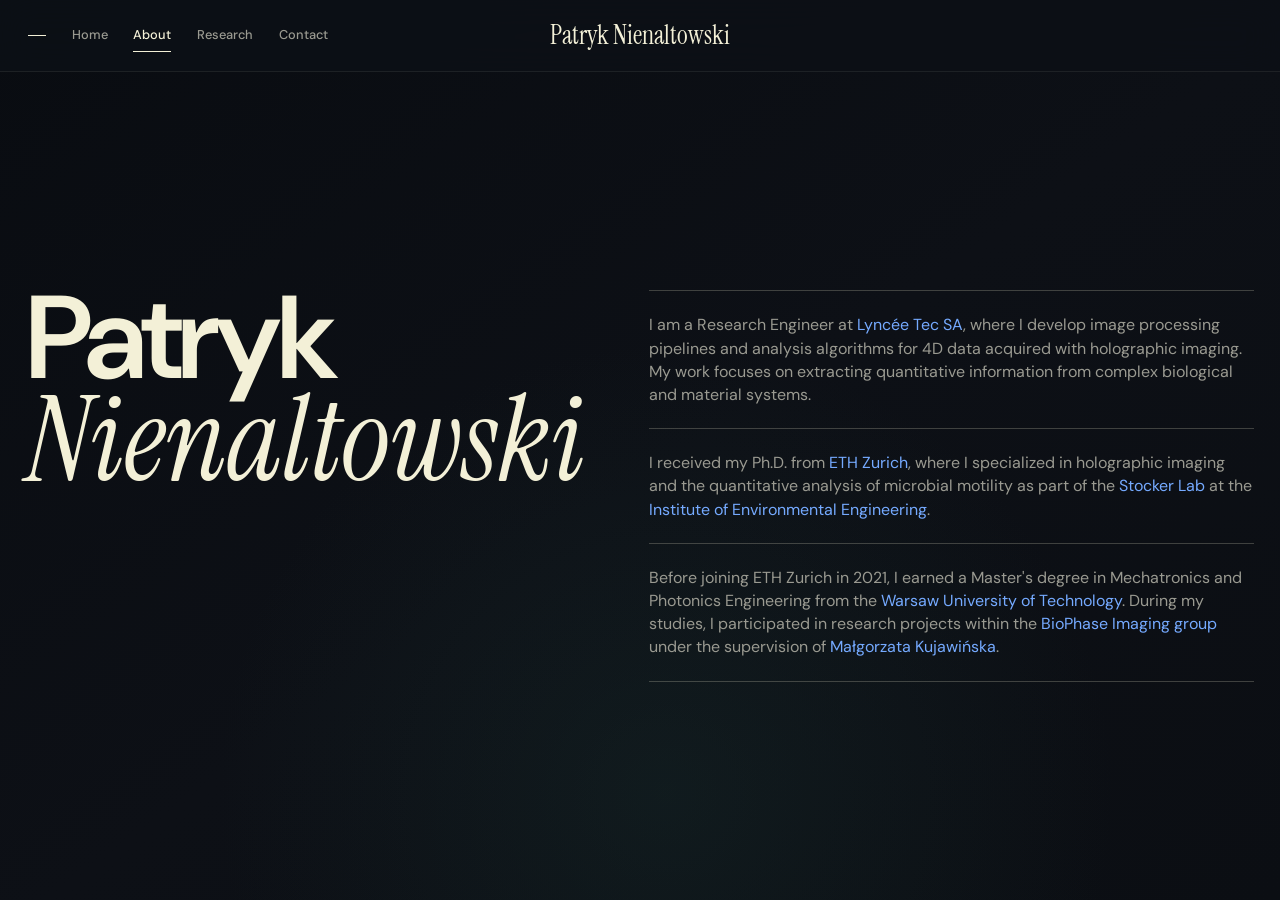
<file: about.html>
<!doctype html>
<html lang="en">
  <head>
    <meta charset="utf-8">
    <meta name="description" content="About Patryk Nienaltowski">
    <meta name="viewport" content="width=device-width, initial-scale=1">
    <meta name="google-site-verification" content="t_BAW3sTshgfBeOAuNlP1pk4_0JrsPW3adB_mP89894">
    <title>About | Patryk Nienaltowski</title>
    <link rel="icon" href="./images/icon-pn.png?v=20260702-1" type="image/png">
    <link rel="stylesheet" href="./styles.css?v=20260702-3">
  </head>
  <body>
    <header class="site-header">
      <a class="brand" href="./index.html" aria-label="Patryk Nienaltowski home">
        <span class="brand-mark">PN</span>
        <span>Patryk Nienaltowski</span>
      </a>
      <nav class="tabs" aria-label="Primary navigation">
        <a href="./index.html">Home</a>
        <a class="active" href="./about.html" aria-current="page">About</a>
        <a href="./research.html">Research</a>
        <a href="./contact.html">Contact</a>
      </nav>
    </header>

    <main>
      <section class="main-hero" aria-labelledby="page-title">
        <div class="hero-copy">
          <h1 id="page-title"><span>Patryk</span> <em>Nienaltowski</em></h1>
          <p>
            I am a Research Engineer at
            <a href="https://www.lynceetec.com?utm_source=chatgpt.com">Lyncée Tec SA</a>,
            where I develop image processing pipelines and analysis algorithms for 4D data acquired
            with holographic imaging. My work focuses on extracting quantitative
            information from complex biological and material systems.
          </p>
          <p>
            I received my Ph.D. from
            <a href="https://baug.ethz.ch/en/">ETH Zurich</a>, where I specialized in holographic imaging
            and the quantitative analysis of microbial motility as part of the
            <a href="https://stockerlab.ethz.ch/">Stocker Lab</a> at the
            <a href="https://ifu.ethz.ch/">Institute of Environmental Engineering</a>.
          </p>
          <p>
            Before joining ETH Zurich in 2021, I earned a Master's degree in Mechatronics and Photonics
            Engineering from the
            <a href="https://www.mchtr.pw.edu.pl/www_mchtr_eng/">Warsaw University of Technology</a>.
            During my studies, I participated in research projects within the
            <a href="https://biophase.pl/">BioPhase Imaging group</a> under the supervision of
            <a href="https://scholar.google.de/citations?user=_Ul-HYcAAAAJ&amp;hl=en/">Małgorzata Kujawińska</a>.
          </p>
        </div>
      </section>
    </main>
  </body>
</html>
</file>
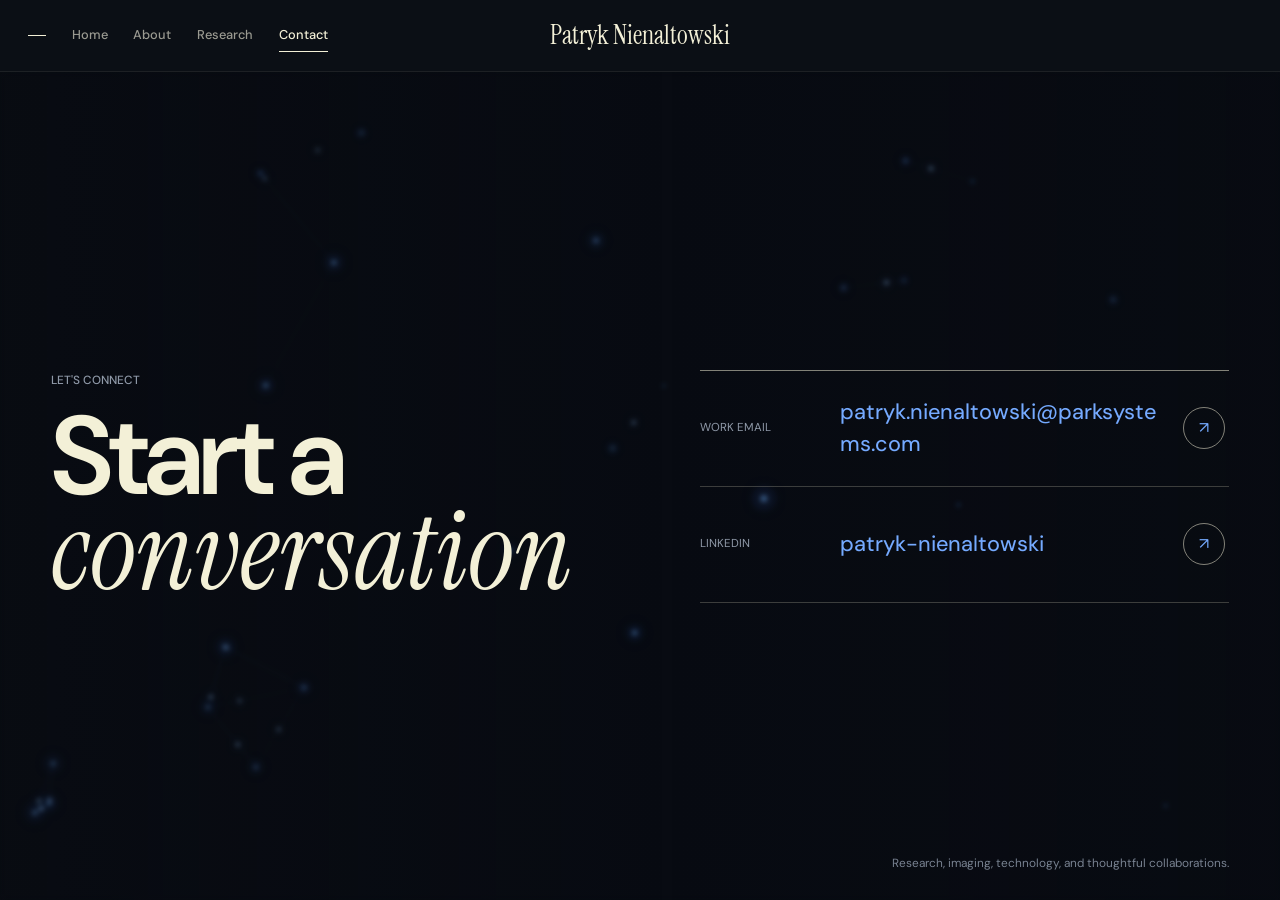
<file: contact.html>
<!doctype html>
<html lang="en">
  <head>
    <meta charset="utf-8">
    <meta name="description" content="Contact Patryk Nienaltowski.">
    <meta name="viewport" content="width=device-width, initial-scale=1">
    <title>Contact | Patryk Nienaltowski</title>
    <link rel="icon" href="./images/icon-pn.png?v=20260702-1" type="image/png">
    <link rel="stylesheet" href="./styles.css?v=20260702-3">
  </head>
  <body class="contact-body">
    <header class="site-header">
      <a class="brand" href="./index.html" aria-label="Patryk Nienaltowski home">
        <span class="brand-mark">PN</span>
        <span>Patryk Nienaltowski</span>
      </a>
      <nav class="tabs" aria-label="Primary navigation">
        <a href="./index.html">Home</a>
        <a href="./about.html">About</a>
        <a href="./research.html">Research</a>
        <a class="active" href="./contact.html" aria-current="page">Contact</a>
      </nav>
    </header>

    <main class="contact-network-main">
      <section class="contact-network" aria-labelledby="page-title">
        <canvas class="contact-canvas" data-contact-canvas aria-hidden="true"></canvas>
        <div class="contact-frost" aria-hidden="true"></div>

        <div class="contact-network-content">
          <div class="contact-heading">
            <p class="contact-kicker">Let's connect</p>
            <h1 id="page-title"><span>Start a</span> <em>conversation</em></h1>
          </div>

          <div class="contact-details">
            <a class="contact-channel" href="mailto:patryk.nienaltowski@parksystems.com">
              <span class="contact-channel-label">Work email</span>
              <strong>patryk.nienaltowski@parksystems.com</strong>
              <span class="contact-channel-arrow" aria-hidden="true">↗</span>
            </a>

            <a class="contact-channel" href="https://www.linkedin.com/in/patryk-nienaltowski/" target="_blank" rel="noreferrer">
              <span class="contact-channel-label">LinkedIn</span>
              <strong>patryk-nienaltowski</strong>
              <span class="contact-channel-arrow" aria-hidden="true">↗</span>
            </a>
          </div>
        </div>

        <p class="contact-caption">Research, imaging, technology, and thoughtful collaborations.</p>
      </section>
    </main>

    <script src="./script.js?v=20260702-2"></script>
  </body>
</html>
</file>
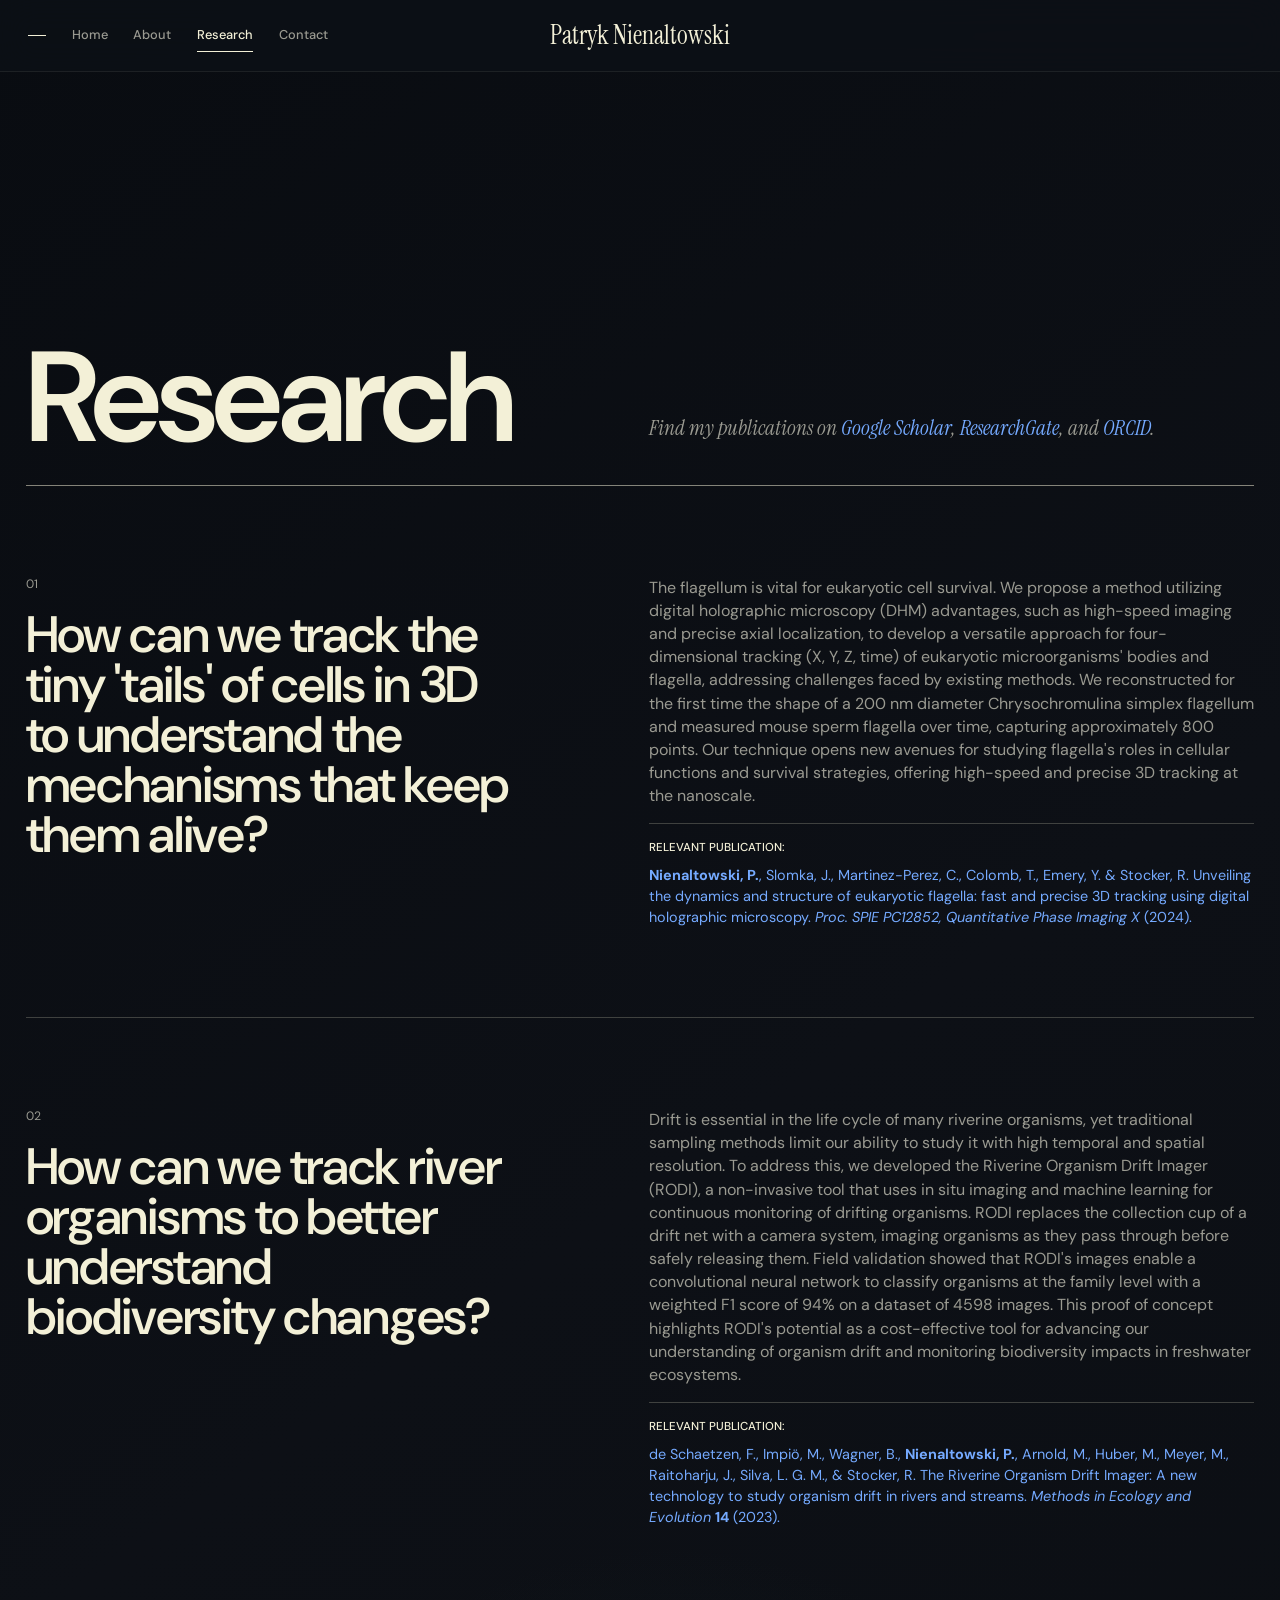
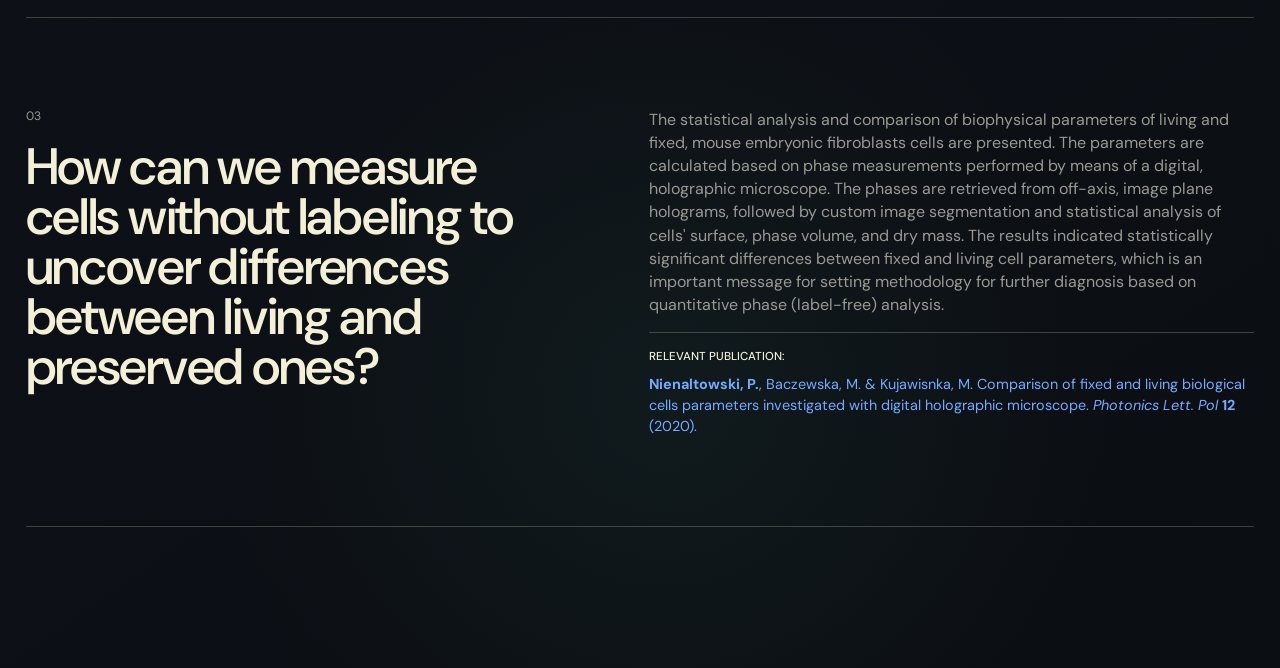
<file: research.html>
<!doctype html>
<html lang="en">
  <head>
    <meta charset="utf-8">
    <meta name="description" content="A summary of my current research and projects.">
    <meta name="viewport" content="width=device-width, initial-scale=1">
    <title>Research | Patryk Nienaltowski</title>
    <link rel="icon" href="./images/icon-pn.png?v=20260702-1" type="image/png">
    <link rel="stylesheet" href="./styles.css?v=20260702-3">
  </head>
  <body>
    <header class="site-header">
      <a class="brand" href="./index.html" aria-label="Patryk Nienaltowski home">
        <span class="brand-mark">PN</span>
        <span>Patryk Nienaltowski</span>
      </a>
      <nav class="tabs" aria-label="Primary navigation">
        <a href="./index.html">Home</a>
        <a href="./about.html">About</a>
        <a class="active" href="./research.html" aria-current="page">Research</a>
        <a href="./contact.html">Contact</a>
      </nav>
    </header>

    <main>
      <section class="page-intro research-intro" aria-labelledby="page-title">
        <h1 id="page-title">Research</h1>
        <p>
          <i>Find my publications on
            <a href="https://scholar.google.com/citations?user=8hOhRBsAAAAJ&amp;hl=en">Google Scholar</a>,
            <a href="https://www.researchgate.net/profile/Patryk-Nienaltowski">ResearchGate</a>,
            and <a href="https://orcid.org/0000-0003-2308-9450">ORCID</a>.
          </i>
        </p>
      </section>

      <section class="research-list" aria-label="Research projects">
        <article class="research-card">
          <div>
            <h2>How can we track the tiny 'tails' of cells in 3D to understand the mechanisms that keep them alive?</h2>
            <p>
              The flagellum is vital for eukaryotic cell survival. We propose a method utilizing digital holographic microscopy
              (DHM) advantages, such as high-speed imaging and precise axial localization, to develop a versatile approach for
              four-dimensional tracking (X, Y, Z, time) of eukaryotic microorganisms' bodies and flagella, addressing challenges
              faced by existing methods. We reconstructed for the first time the shape of a 200 nm diameter Chrysochromulina simplex
              flagellum and measured mouse sperm flagella over time, capturing approximately 800 points. Our technique opens new
              avenues for studying flagella's roles in cellular functions and survival strategies, offering high-speed and precise
              3D tracking at the nanoscale.
            </p>
            <p class="publication">
              <span>Relevant publication:</span>
              <a href="https://doi.org/10.1117/12.3001870"><b>Nienaltowski, P.</b>, Slomka, J., Martinez-Perez, C., Colomb, T., Emery, Y. &amp; Stocker, R. Unveiling the dynamics and structure of eukaryotic flagella: fast and precise 3D tracking using digital holographic microscopy. <i>Proc. SPIE PC12852, Quantitative Phase Imaging X</i> (2024).</a>
            </p>
          </div>
        </article>

        <article class="research-card">
          <div>
            <h2>How can we track river organisms to better understand biodiversity changes?</h2>
            <p>
              Drift is essential in the life cycle of many riverine organisms, yet traditional sampling methods limit our ability
              to study it with high temporal and spatial resolution. To address this, we developed the Riverine Organism Drift
              Imager (RODI), a non-invasive tool that uses in situ imaging and machine learning for continuous monitoring of drifting
              organisms. RODI replaces the collection cup of a drift net with a camera system, imaging organisms as they pass through
              before safely releasing them. Field validation showed that RODI's images enable a convolutional neural network to
              classify organisms at the family level with a weighted F1 score of 94% on a dataset of 4598 images. This proof of
              concept highlights RODI's potential as a cost-effective tool for advancing our understanding of organism drift and
              monitoring biodiversity impacts in freshwater ecosystems.
            </p>
            <p class="publication">
              <span>Relevant publication:</span>
              <a href="https://besjournals.onlinelibrary.wiley.com/doi/full/10.1111/2041-210X.14130">de Schaetzen, F., Impiö, M., Wagner, B., <b>Nienaltowski, P.</b>, Arnold, M., Huber, M., Meyer, M., Raitoharju, J., Silva, L. G. M., &amp; Stocker, R. The Riverine Organism Drift Imager: A new technology to study organism drift in rivers and streams. <i>Methods in Ecology and Evolution</i> <b>14</b> (2023).</a>
            </p>
          </div>
        </article>

        <article class="research-card">
          <div>
            <h2>How can we measure cells without labeling to uncover differences between living and preserved ones?</h2>
            <p>
              The statistical analysis and comparison of biophysical parameters of living and fixed, mouse embryonic fibroblasts
              cells are presented. The parameters are calculated based on phase measurements performed by means of a digital,
              holographic microscope. The phases are retrieved from off-axis, image plane holograms, followed by custom image
              segmentation and statistical analysis of cells' surface, phase volume, and dry mass. The results indicated statistically
              significant differences between fixed and living cell parameters, which is an important message for setting methodology
              for further diagnosis based on quantitative phase (label-free) analysis.
            </p>
            <p class="publication">
              <span>Relevant publication:</span>
              <a href="http://photonics.pl/PLP/index.php/letters/article/view/12-5"><b>Nienaltowski, P.</b>, Baczewska, M. &amp; Kujawisnka, M. Comparison of fixed and living biological cells parameters investigated with digital holographic microscope. <i>Photonics Lett. Pol</i> <b>12</b> (2020).</a>
            </p>
          </div>
        </article>
      </section>
    </main>
  </body>
</html>
</file>
<file: styles.css>
@import url("https://fonts.googleapis.com/css2?family=DM+Sans:ital,opsz,wght@0,9..40,300..700;1,9..40,300..700&family=Instrument+Serif:ital@0;1&display=swap");

:root {
  color-scheme: dark;
  --bg: #0d1016;
  --bg-deep: #090c11;
  --cream: #f3f0d7;
  --muted: #9a9a91;
  --soft: #c1bfae;
  --blue: #75aaff;
  --line: rgba(243, 240, 215, 0.22);
  --line-strong: rgba(243, 240, 215, 0.52);
  --sans: "DM Sans", "Helvetica Neue", Arial, sans-serif;
  --serif: "Instrument Serif", "Times New Roman", serif;
}

* {
  box-sizing: border-box;
}

html {
  scroll-behavior: smooth;
}

body {
  min-height: 100vh;
  margin: 0;
  overflow-x: hidden;
  background:
    radial-gradient(circle at 52% 88%, rgba(28, 57, 54, 0.28), transparent 28rem),
    linear-gradient(145deg, var(--bg-deep), var(--bg) 52%, #0b0e13);
  color: var(--cream);
  font-family: var(--sans);
  font-size: 16px;
  line-height: 1.45;
}

::selection {
  background: var(--cream);
  color: var(--bg);
}

a {
  color: inherit;
  background: transparent;
  text-decoration: none;
}

a:focus-visible,
button:focus-visible,
input:focus-visible,
textarea:focus-visible {
  outline: 1px solid var(--cream);
  outline-offset: 4px;
}

img {
  display: block;
  max-width: 100%;
}

.site-header {
  position: sticky;
  top: 0;
  z-index: 20;
  display: grid;
  grid-template-columns: 1fr auto 1fr;
  align-items: center;
  min-height: 72px;
  padding: 0 clamp(18px, 2.2vw, 34px);
  background: rgba(13, 16, 22, 0.82);
  border-bottom: 1px solid rgba(243, 240, 215, 0.08);
  backdrop-filter: blur(18px);
}

.brand {
  grid-column: 2;
  display: inline-flex;
  align-items: baseline;
  gap: 0;
  color: var(--cream);
  font-family: var(--serif);
  font-size: clamp(1.45rem, 2vw, 2rem);
  font-weight: 400;
  line-height: 1;
}

.brand-mark {
  display: none;
}

.tabs {
  grid-column: 1;
  grid-row: 1;
  display: flex;
  align-items: center;
  gap: clamp(16px, 2vw, 30px);
  justify-self: start;
}

.tabs::before {
  width: 18px;
  height: 1px;
  content: "";
  background: var(--cream);
}

.tabs a {
  position: relative;
  color: var(--muted);
  font-size: 0.8rem;
  font-weight: 500;
}

.tabs a:hover,
.tabs a:focus-visible,
.tabs a.active {
  color: var(--cream);
}

.tabs a.active::after {
  position: absolute;
  right: 0;
  bottom: -7px;
  left: 0;
  height: 1px;
  content: "";
  background: var(--cream);
}

main {
  width: min(1500px, calc(100% - clamp(36px, 4vw, 68px)));
  margin: 0 auto;
}

.main-hero {
  position: relative;
  display: grid;
  min-height: calc(100svh - 72px);
  align-items: center;
  padding: clamp(52px, 8vh, 100px) 0;
  isolation: isolate;
}

.hero-copy {
  position: relative;
  z-index: 2;
  display: grid;
  grid-template-columns: minmax(380px, 0.9fr) minmax(420px, 1.1fr);
  column-gap: clamp(64px, 10vw, 180px);
  align-items: start;
}

.hero-copy h1 {
  grid-column: 1;
  grid-row: 1 / span 4;
}

.hero-copy p {
  grid-column: 2;
  max-width: 670px;
  margin: 0;
  padding: 22px 0;
  color: var(--muted);
  border-top: 1px solid var(--line);
  font-size: clamp(1rem, 1.25vw, 1.22rem);
  text-align: left;
}

.hero-copy p:last-child {
  border-bottom: 1px solid var(--line);
}

.hero-copy p a,
.page-intro p a,
.publication a {
  color: var(--blue);
  transition: opacity 160ms ease;
}

.hero-copy p a:hover,
.page-intro p a:hover,
.publication a:hover {
  opacity: 0.62;
}

h1,
h2,
p,
figure {
  margin-top: 0;
}

h1 {
  margin: 0;
  font-family: var(--sans);
  font-size: clamp(5rem, 9.2vw, 10rem);
  font-weight: 600;
  line-height: 0.82;
  letter-spacing: -0.035em;
}

h1 span,
h1 em {
  display: block;
}

h1 em {
  font-family: var(--serif);
  font-weight: 400;
  line-height: 0.9;
  letter-spacing: 0;
}

.profile-frame {
  position: absolute;
  z-index: 0;
  bottom: -9%;
  left: 36%;
  width: min(36vw, 520px);
  margin: 0;
  opacity: 0.36;
  pointer-events: none;
  transform: translateX(-50%);
}

.profile-frame::before {
  display: none;
}

.profile-frame img {
  width: 100%;
  aspect-ratio: 3 / 4;
  object-fit: cover;
  filter: grayscale(0.65) contrast(0.92) brightness(0.72);
  mix-blend-mode: luminosity;
  -webkit-mask-image: radial-gradient(ellipse at center, #000 34%, rgba(0, 0, 0, 0.82) 52%, rgba(0, 0, 0, 0.28) 70%, transparent 88%);
  mask-image: radial-gradient(ellipse at center, #000 34%, rgba(0, 0, 0, 0.82) 52%, rgba(0, 0, 0, 0.28) 70%, transparent 88%);
}

.page-intro {
  display: grid;
  grid-template-columns: 0.9fr 1.1fr;
  gap: clamp(64px, 10vw, 180px);
  align-items: end;
  min-height: 46svh;
  padding: clamp(70px, 10vw, 150px) 0 34px;
  border-bottom: 1px solid var(--line-strong);
}

.page-intro h1 {
  max-width: none;
  font-size: clamp(5rem, 10vw, 10rem);
}

.page-intro p:not(.eyebrow) {
  max-width: 650px;
  margin: 0 0 8px;
  color: var(--muted);
  font-size: clamp(1rem, 1.25vw, 1.2rem);
}

.research-intro {
  padding-bottom: 34px;
}

.research-intro p i {
  font-family: var(--serif);
  font-size: 1.3em;
  font-weight: 400;
}

.research-list {
  display: grid;
  padding-bottom: clamp(80px, 11vw, 170px);
  counter-reset: research;
}

.research-card {
  position: relative;
  padding: clamp(48px, 7vw, 100px) 0;
  border-bottom: 1px solid var(--line);
  counter-increment: research;
}

.research-card::before {
  position: absolute;
  top: clamp(52px, 7vw, 104px);
  left: 0;
  content: "0" counter(research);
  color: var(--muted);
  font-size: 0.76rem;
}

.research-card:nth-child(2) {
  background: transparent;
}

.research-card > div {
  display: grid;
  grid-template-columns: 0.9fr 1.1fr;
  gap: clamp(64px, 10vw, 180px);
}

h2 {
  grid-column: 1;
  max-width: 570px;
  margin: 34px 0 0;
  color: var(--cream);
  font-family: var(--sans);
  font-size: clamp(2.1rem, 4vw, 4.4rem);
  font-weight: 550;
  line-height: 0.98;
  letter-spacing: -0.025em;
}

.research-card p {
  grid-column: 2;
  margin: 0;
  color: var(--muted);
  font-size: clamp(1rem, 1.15vw, 1.16rem);
}

.publication {
  margin-top: 28px !important;
  padding-top: 22px;
  border-top: 1px solid var(--line);
  font-size: 0.9rem !important;
}

.publication span {
  display: block;
  margin-bottom: 8px;
  color: var(--cream);
  font-size: 0.72rem;
  font-weight: 500;
  text-transform: uppercase;
}

.contact-page {
  position: relative;
  display: grid;
  min-height: calc(100svh - 72px);
  align-items: center;
  padding: clamp(64px, 9vw, 130px) 0;
}

.contact-shell {
  display: grid;
  grid-template-columns: 0.9fr 1.1fr;
  gap: clamp(64px, 10vw, 180px);
  width: 100%;
}

.contact-shell::before,
.contact-visual {
  display: none;
}

.contact-intro {
  display: block;
  min-height: 0;
  padding: 0;
  border: 0;
  text-align: left;
}

.contact-intro h1 {
  margin: 0;
  font-size: clamp(5rem, 9vw, 9.5rem);
}

.contact-intro p {
  max-width: 420px;
  margin: 32px 0 0;
  color: var(--muted);
  font-size: 1rem;
}

.contact-form {
  display: grid;
  align-self: center;
  gap: 0;
  padding: 0;
  background: transparent;
  border: 0;
  border-top: 1px solid var(--line-strong);
  border-radius: 0;
  box-shadow: none;
}

.contact-form label {
  display: grid;
  grid-template-columns: 120px 1fr;
  gap: 18px;
  align-items: start;
  padding: 22px 0;
  border-bottom: 1px solid var(--line);
}

.contact-form span {
  padding-top: 12px;
  color: var(--muted);
  font-size: 0.72rem;
  font-weight: 500;
  text-transform: uppercase;
}

.contact-form input,
.contact-form textarea {
  width: 100%;
  min-height: 44px;
  padding: 8px 0;
  color: var(--cream);
  background: transparent;
  border: 0;
  border-radius: 0;
  font: inherit;
}

.contact-form textarea {
  min-height: 150px;
  resize: vertical;
}

.contact-form input:focus,
.contact-form textarea:focus {
  outline: 0;
}

.contact-form button {
  justify-self: end;
  width: 116px;
  height: 116px;
  margin-top: 26px;
  padding: 0;
  color: var(--cream);
  background: transparent;
  border: 1px solid var(--line-strong);
  border-radius: 50%;
  cursor: pointer;
  font: inherit;
  font-size: 0.82rem;
  transition: color 180ms ease, background 180ms ease;
}

.contact-form button:hover {
  color: var(--bg);
  background: var(--cream);
}

@media (max-width: 900px) {
  .site-header {
    grid-template-columns: 1fr auto;
  }

  .brand {
    grid-column: 2;
  }

  .tabs {
    grid-column: 1;
    gap: 14px;
  }

  .hero-copy,
  .page-intro,
  .research-card > div,
  .contact-shell {
    grid-template-columns: 1fr;
    gap: 36px;
  }

  .hero-copy h1,
  .hero-copy p,
  .research-card p,
  h2 {
    grid-column: 1;
  }

  .hero-copy h1 {
    grid-row: auto;
    margin-bottom: 30px;
  }

  .profile-frame {
    left: 70%;
    width: min(58vw, 460px);
    opacity: 0.24;
  }

  .page-intro {
    align-items: start;
    min-height: 0;
  }

  .research-card > div {
    padding-left: 38px;
  }

  h2 {
    margin-top: 0;
  }

  .contact-form {
    margin-top: 10px;
  }
}

@media (max-width: 580px) {
  .site-header {
    position: relative;
    min-height: auto;
    padding: 18px;
  }

  .brand {
    grid-row: 1;
    font-size: 1.35rem;
  }

  .tabs {
    grid-row: 2;
    grid-column: 1 / -1;
    margin-top: 18px;
  }

  .tabs::before {
    display: none;
  }

  main {
    width: calc(100% - 36px);
  }

  .main-hero {
    min-height: auto;
    padding: 56px 0 88px;
  }

  h1 {
    font-size: clamp(4rem, 20vw, 6rem);
  }

  .hero-copy p {
    padding: 18px 0;
    font-size: 0.98rem;
  }

  .profile-frame {
    right: -35%;
    bottom: 4%;
    left: auto;
    width: 92vw;
    transform: none;
  }

  .page-intro {
    padding: 66px 0 26px;
  }

  .page-intro h1,
  .contact-intro h1 {
    font-size: clamp(4rem, 20vw, 6rem);
  }

  .research-card {
    padding: 44px 0;
  }

  .research-card::before {
    top: 48px;
  }

  .research-card > div {
    gap: 24px;
  }

  h2 {
    font-size: clamp(2rem, 10vw, 3rem);
  }

  .contact-page {
    padding: 64px 0 90px;
  }

  .contact-form label {
    grid-template-columns: 1fr;
    gap: 6px;
  }

  .contact-form span {
    padding-top: 0;
  }

  .contact-form button {
    width: 100px;
    height: 100px;
  }
}

@media (prefers-reduced-motion: reduce) {
  *,
  *::before,
  *::after {
    scroll-behavior: auto !important;
    transition-duration: 0.01ms !important;
  }
}


/* Landing page */
.landing-body {
  background: #090c12;
}

.landing-main {
  width: 100%;
  margin: 0;
}

.landing-stage {
  position: relative;
  display: grid;
  min-height: calc(100svh - 72px);
  align-items: end;
  overflow: hidden;
  padding: clamp(42px, 7vw, 96px) clamp(18px, 4vw, 68px);
  isolation: isolate;
}

.cell-canvas,
.frost-layer {
  position: absolute;
  inset: 0;
  width: 100%;
  height: 100%;
}

.cell-canvas {
  z-index: -3;
  background: #090c12;
}

.frost-layer {
  z-index: -2;
  background:
    linear-gradient(90deg, rgba(9, 12, 18, 0.16), rgba(13, 17, 25, 0.34)),
    rgba(12, 16, 24, 0.14);
  backdrop-filter: blur(4px) saturate(0.86);
}

.landing-stage::before {
  position: absolute;
  inset: 0;
  z-index: -1;
  content: "";
  background: linear-gradient(to top, rgba(9, 12, 18, 0.82), transparent 58%);
  pointer-events: none;
}

.landing-copy {
  width: min(1220px, 100%);
}

.landing-kicker {
  margin: 0 0 24px;
  color: #8f99a8;
  font-size: 0.74rem;
  font-weight: 500;
  text-transform: uppercase;
}

.landing-copy h1 {
  max-width: 1180px;
  font-size: clamp(4.4rem, 8.7vw, 9.6rem);
}

.landing-copy h1 > span {
  display: block;
}

.landing-line {
  height: 1.82em;
  color: var(--cream);
}

.landing-prefix {
  display: inline;
}

.landing-line em {
  display: inline;
  text-wrap: balance;
  color: var(--blue);
  transition: opacity 220ms ease, transform 220ms ease, filter 220ms ease;
}

.landing-line em.is-changing {
  opacity: 0;
  filter: blur(5px);
  transform: translateY(0.12em);
}

.landing-link {
  display: inline-flex;
  align-items: center;
  gap: 16px;
  margin-top: clamp(34px, 5vw, 62px);
  color: var(--blue);
  font-size: 0.85rem;
}

.landing-link > span:last-child {
  display: grid;
  width: 42px;
  height: 42px;
  place-items: center;
  border: 1px solid var(--line-strong);
  border-radius: 50%;
  transition: color 160ms ease, background 160ms ease;
}

.landing-link:hover > span:last-child {
  color: var(--bg);
  background: var(--cream);
}

.landing-note {
  position: absolute;
  right: clamp(18px, 4vw, 68px);
  bottom: clamp(42px, 7vw, 96px);
  width: min(240px, 26vw);
  margin: 0;
  color: #8f99a8;
  font-size: 0.78rem;
  text-align: right;
}

@media (max-width: 900px) {
  .landing-copy h1 {
    font-size: clamp(4rem, 13vw, 7rem);
  }

  .landing-line {
    height: 3.7em;
  }

  .landing-note {
    display: none;
  }
}

@media (max-width: 580px) {
  .landing-stage {
    min-height: calc(100svh - 116px);
    align-items: center;
    padding: 54px 18px 74px;
  }

  .landing-kicker {
    margin-bottom: 18px;
  }

  .landing-copy h1 {
    font-size: clamp(3.5rem, 17vw, 5.2rem);
    line-height: 0.88;
  }

  .landing-line {
    height: 4.5em;
    margin-top: 0.08em;
  }


  .landing-link {
    margin-top: 30px;
  }
}


/* Contact network page */
.contact-body {
  background: #090c12;
}

.contact-network-main {
  width: 100%;
  margin: 0;
}

.contact-network {
  position: relative;
  display: grid;
  min-height: calc(100svh - 72px);
  align-items: center;
  overflow: hidden;
  padding: clamp(54px, 8vw, 110px) clamp(18px, 4vw, 68px);
  isolation: isolate;
}

.contact-canvas,
.contact-frost {
  position: absolute;
  inset: 0;
  width: 100%;
  height: 100%;
}

.contact-canvas {
  z-index: -3;
  background: #090c12;
}

.contact-frost {
  z-index: -2;
  background: rgba(9, 12, 18, 0.28);
  backdrop-filter: blur(2.5px);
}

.contact-network::before {
  position: absolute;
  inset: 0;
  z-index: -1;
  content: "";
  background: linear-gradient(90deg, rgba(9, 12, 18, 0.36), transparent 52%, rgba(9, 12, 18, 0.2));
  pointer-events: none;
}

.contact-network-content {
  display: grid;
  grid-template-columns: 0.9fr 1.1fr;
  gap: clamp(64px, 10vw, 180px);
  align-items: end;
  width: min(1500px, 100%);
  margin: 0 auto;
}

.contact-heading {
  align-self: end;
}

.contact-kicker {
  margin: 0 0 22px;
  color: #8f99a8;
  font-size: 0.74rem;
  font-weight: 500;
  text-transform: uppercase;
}

.contact-heading h1 {
  font-size: clamp(4.5rem, 8.7vw, 9.4rem);
}

.contact-details {
  align-self: end;
  border-top: 1px solid var(--line-strong);
}

.contact-channel {
  position: relative;
  display: grid;
  grid-template-columns: 120px minmax(0, 1fr) 46px;
  gap: 20px;
  align-items: center;
  min-height: 116px;
  color: var(--blue);
  border-bottom: 1px solid var(--line);
  transition: color 160ms ease;
}

.contact-channel:hover {
  color: var(--cream);
}

.contact-channel-label {
  color: #8f99a8;
  font-size: 0.72rem;
  text-transform: uppercase;
}

.contact-channel strong {
  overflow-wrap: anywhere;
  font-size: clamp(1.05rem, 1.7vw, 1.45rem);
  font-weight: 450;
}

.contact-channel-arrow {
  display: grid;
  width: 42px;
  height: 42px;
  place-items: center;
  border: 1px solid var(--line-strong);
  border-radius: 50%;
}

.contact-caption {
  position: absolute;
  right: clamp(18px, 4vw, 68px);
  bottom: 28px;
  margin: 0;
  color: #788291;
  font-size: 0.74rem;
}

@media (max-width: 900px) {
  .contact-network-content {
    grid-template-columns: 1fr;
    gap: 54px;
  }

  .contact-heading h1 {
    max-width: 780px;
  }
}

@media (max-width: 580px) {
  .contact-network {
    min-height: calc(100svh - 116px);
    padding: 56px 18px 90px;
  }

  .contact-heading h1 {
    font-size: clamp(4rem, 19vw, 5.7rem);
  }

  .contact-channel {
    grid-template-columns: 1fr 42px;
    gap: 10px;
    min-height: 112px;
  }

  .contact-channel-label {
    grid-column: 1 / -1;
    padding-top: 18px;
  }

  .contact-channel strong {
    padding-bottom: 18px;
  }

  .contact-channel-arrow {
    grid-column: 2;
    grid-row: 2;
    margin-bottom: 18px;
  }

  .contact-caption {
    display: none;
  }
}


/* Desktop height and research flow refinements */
@media (min-width: 901px) {
  .landing-stage {
    align-items: center;
  }

  .landing-copy h1 {
    font-size: clamp(4.4rem, min(7.5vw, 11vh), 8.6rem);
  }

  .landing-line {
    height: 2.75em;
  }

  .landing-link {
    margin-top: clamp(20px, 3vh, 34px);
  }

  .research-card > div {
    grid-template-rows: auto auto;
    row-gap: 0;
  }

  .research-card h2 {
    grid-column: 1;
    grid-row: 1 / span 2;
    align-self: start;
  }

  .research-card > div > p:not(.publication) {
    grid-column: 2;
    grid-row: 1;
  }

  .research-card .publication {
    grid-column: 2;
    grid-row: 2;
    align-self: start;
    margin-top: 16px !important;
    padding-top: 16px;
  }
}

@media (min-width: 901px) and (max-height: 720px) {
  .landing-copy h1 {
    font-size: clamp(4rem, min(7vw, 9.5vh), 7.2rem);
  }

  .landing-kicker {
    margin-bottom: 14px;
  }

  .landing-link {
    margin-top: 18px;
  }
}

@media (max-width: 900px) {
  .research-card h2,
  .research-card > div > p:not(.publication),
  .research-card .publication {
    grid-row: auto;
  }
}

/* Typewriter cursor */
.landing-line em::after {
  display: inline-block;
  width: 2px;
  height: 0.72em;
  margin-left: 0.06em;
  content: "";
  background: var(--blue);
  vertical-align: -0.04em;
  animation: typewriter-caret 0.82s steps(1) infinite;
}

@keyframes typewriter-caret {
  50% {
    opacity: 0;
  }
}

@media (prefers-reduced-motion: reduce) {
  .landing-line em::after {
    display: none;
  }
}
</file>
